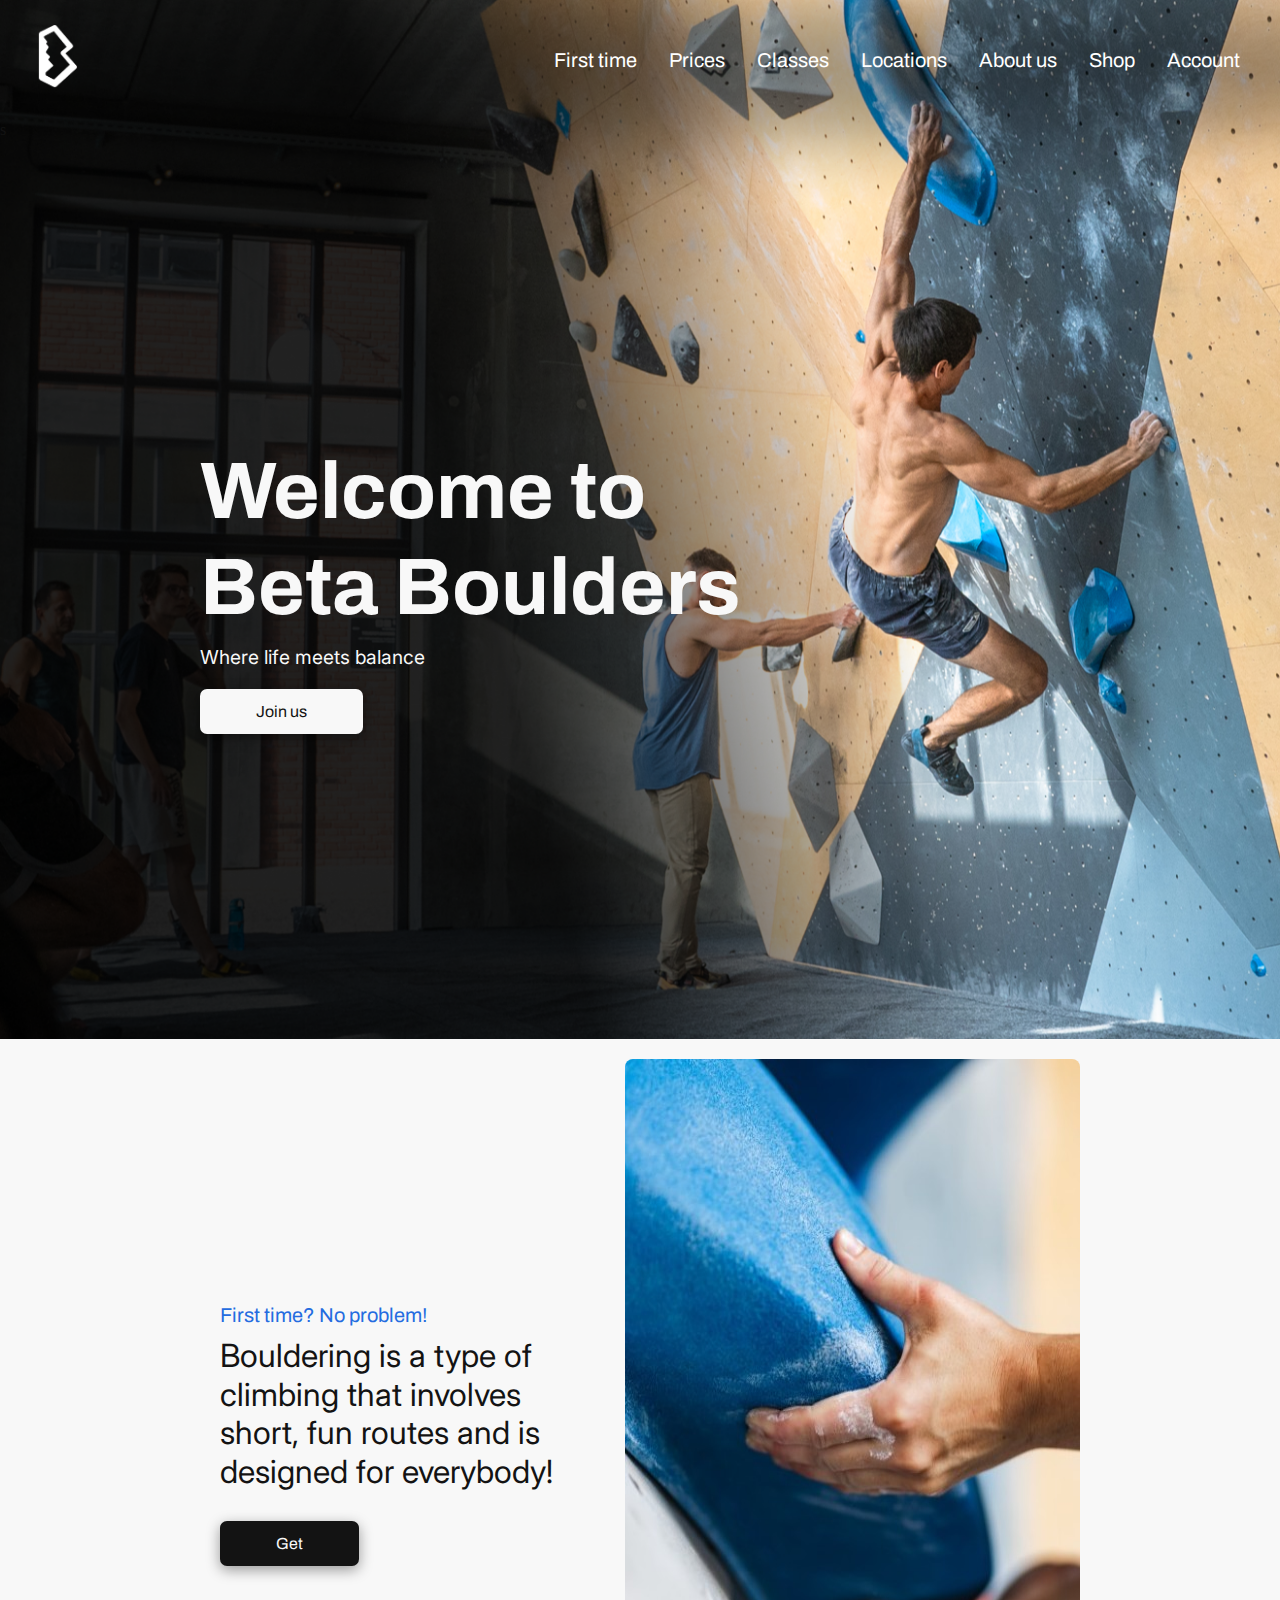
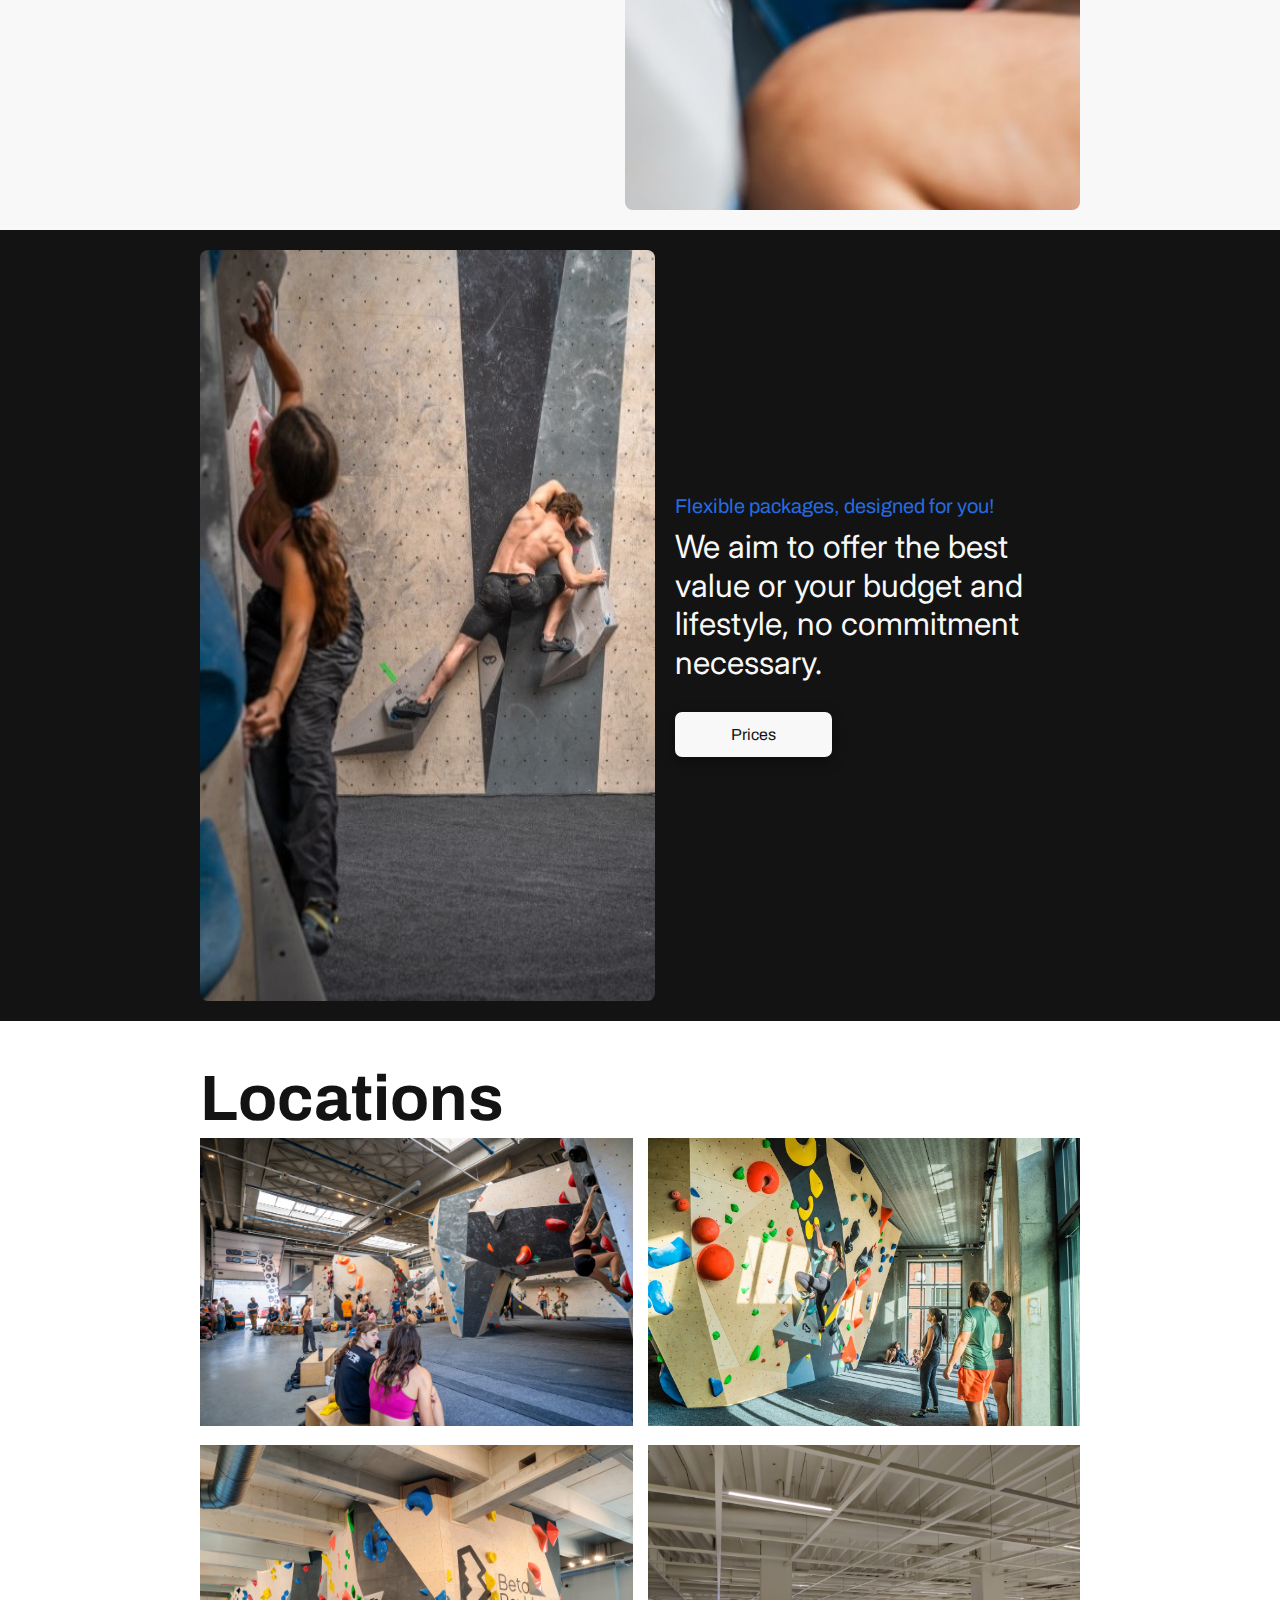
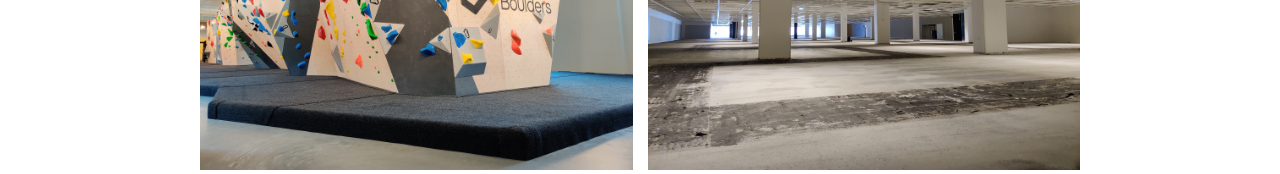
<file: index.html>
<!DOCTYPE html>
<html lang="en">
  <head>
    <meta charset="UTF-8" />
    <meta name="viewport" content="width=device-width, initial-scale=1.0" />
    <title>Beta Boulders</title>
    <link rel="stylesheet" href="styles.css" />
    <link rel="stylesheet" href="mediaqueries.css" />
  </head>
  <body>
    <header class="nav-header">
      <nav class="navbar">
        <div class="logo">
          <a href="index.html">
            <img src="logos/BETALOGOwhite-trasp 2.png" alt="navbar=logo" />
          </a>
        </div>

        <div class="hamburger" id="hamburger">
          <span></span>
          <span></span>
          <span></span>
        </div>

        <div class="menu" id="menu">
          <a href="first-time.html">First time</a>
          <a href="prices.html">Prices</a>
          <a href="Classes.html">Classes</a>
          <a href="locations.html">Locations</a>
          <a href="aboutus.html">About us</a>
          <a href="shop.html">Shop</a>
          <a href="account.html">Account</a>
        </div>
      </nav>
      s
      <div class="hero">
        <div class="hero-content">
          <h1>Welcome to <br />Beta Boulders</h1>
          <p>Where life meets balance</p>
          <div>
            <a href="prices.html" class="main-button">Join us</a>
          </div>
        </div>
      </div>
    </header>

    <section class="first-time">
      <div class="first-time-content">
        <h3>First time? No problem!</h3>
        <p>
          Bouldering is a type of climbing that involves short, fun routes and
          is designed for everybody!
        </p>
        <a href="first-time.html" class="sec-button">Get</a>
      </div>
      <div class="first-time-image" role="img" aria-label="First time image">
        <img src="img/handblue (Custom).jpg" alt="" />
      </div>
    </section>

    <section class="packages">
      <div class="packages-image" role="img" aria-label="packages-image">
        <img src="img/bbbbb (Custom).jpg" alt="" />
      </div>
      <div class="packages-content">
        <h3>Flexible packages, designed for you!</h3>
        <p>
          We aim to offer the best value or your budget and lifestyle, no
          commitment necessary.
        </p>
        <a href="prices.html" class="main-button">Prices</a>
      </div>
    </section>

    <section class="locations">
      <h2>Locations</h2>
      <div class="container-img-grid">
        <div id="imagecontainer">
          <div class="img_wrap">
            <a href="south.html">
              <img src="img/west-main.jpg" alt="Vanlose" />
              <h1 class="img_description">WEST</h1>
            </a>
          </div>
          <div class="img_wrap">
            <a href="south.html">
              <img src="img/south.jpg" alt="South" />
              <h1 class="img_description">South</h1>
            </a>
          </div>
          <div class="img_wrap">
            <a href="osterbro.html">
              <img src="img/ost.jpg" alt="Osterbro" />
              <h1 class="img_description">Osterbro</h1>
            </a>
          </div>
          <div class="img_wrap">
            <img src="img/2025.jpg" alt="Coming 2025" />
            <h1 class="img_description">Coming 2025</h1>
          </div>
        </div>
      </div>
    </section>
    <script src="script.js"></script>
  </body>
</html>
</file>
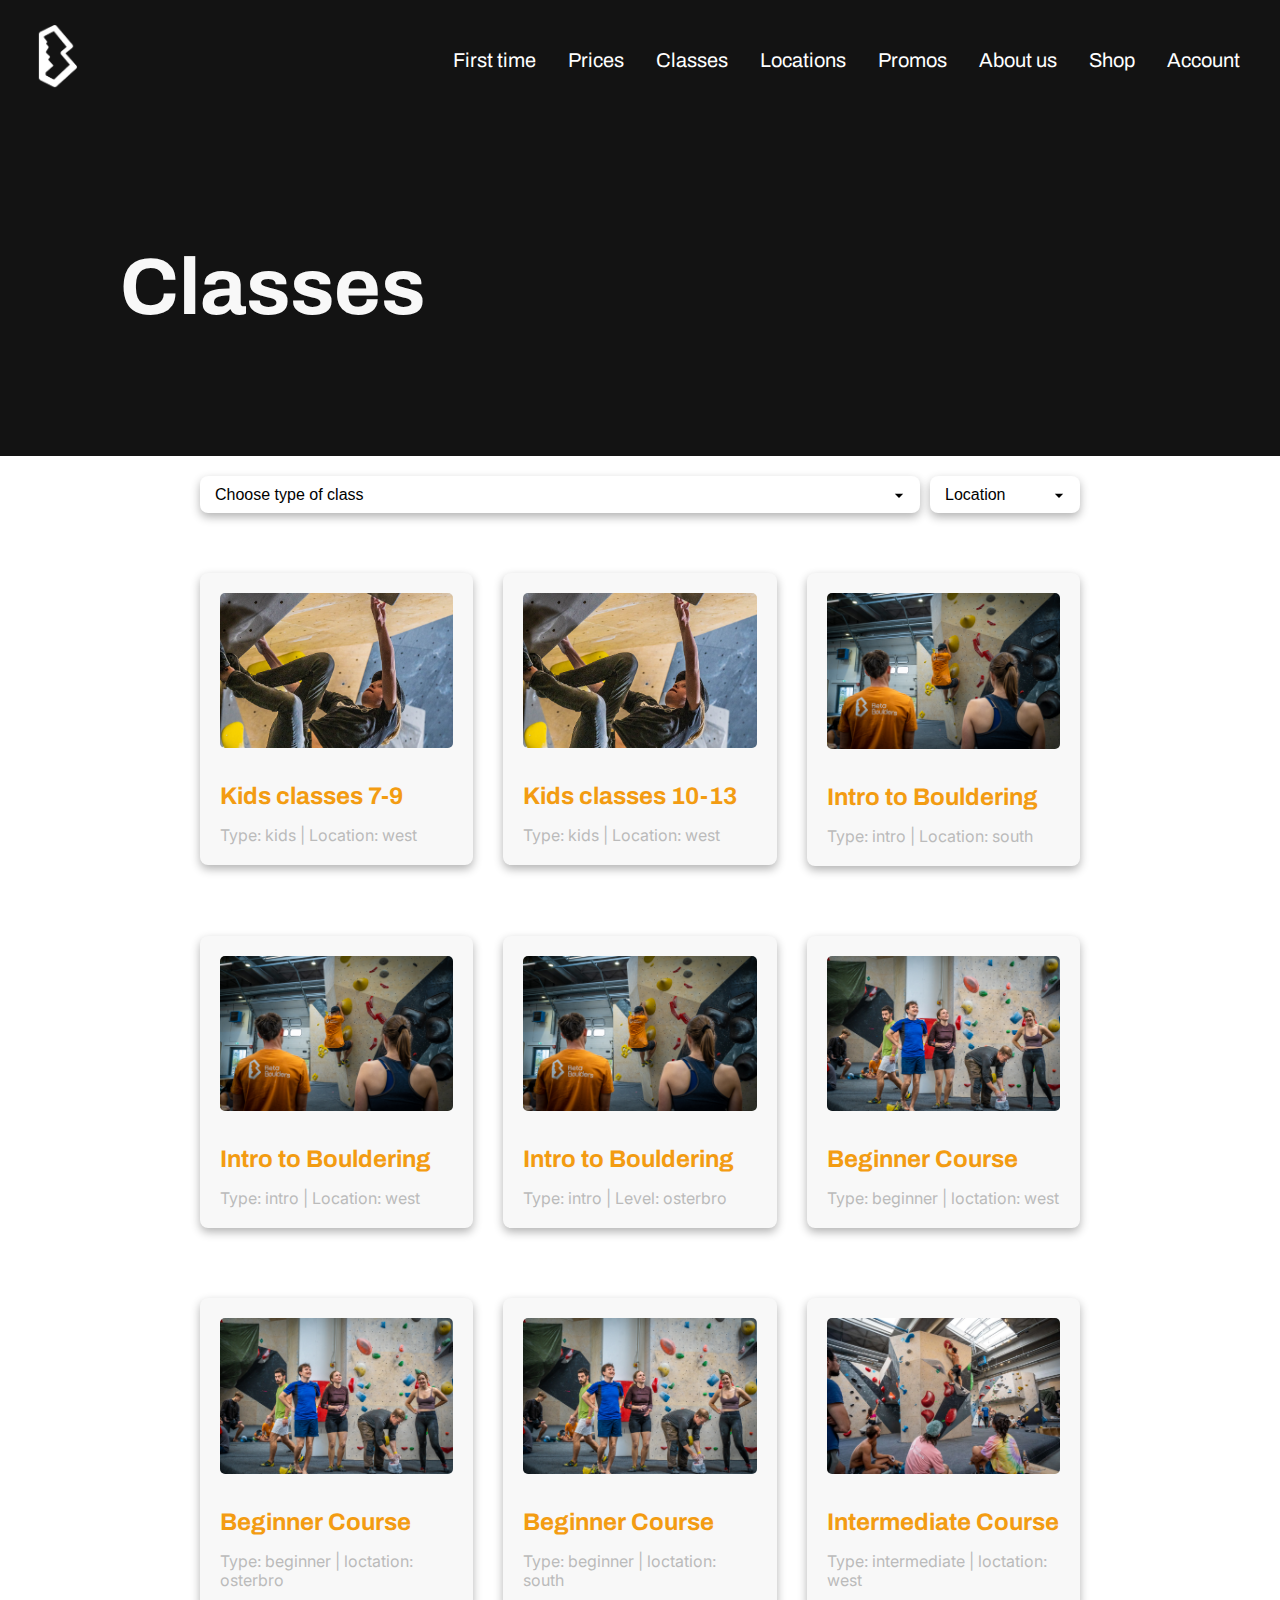
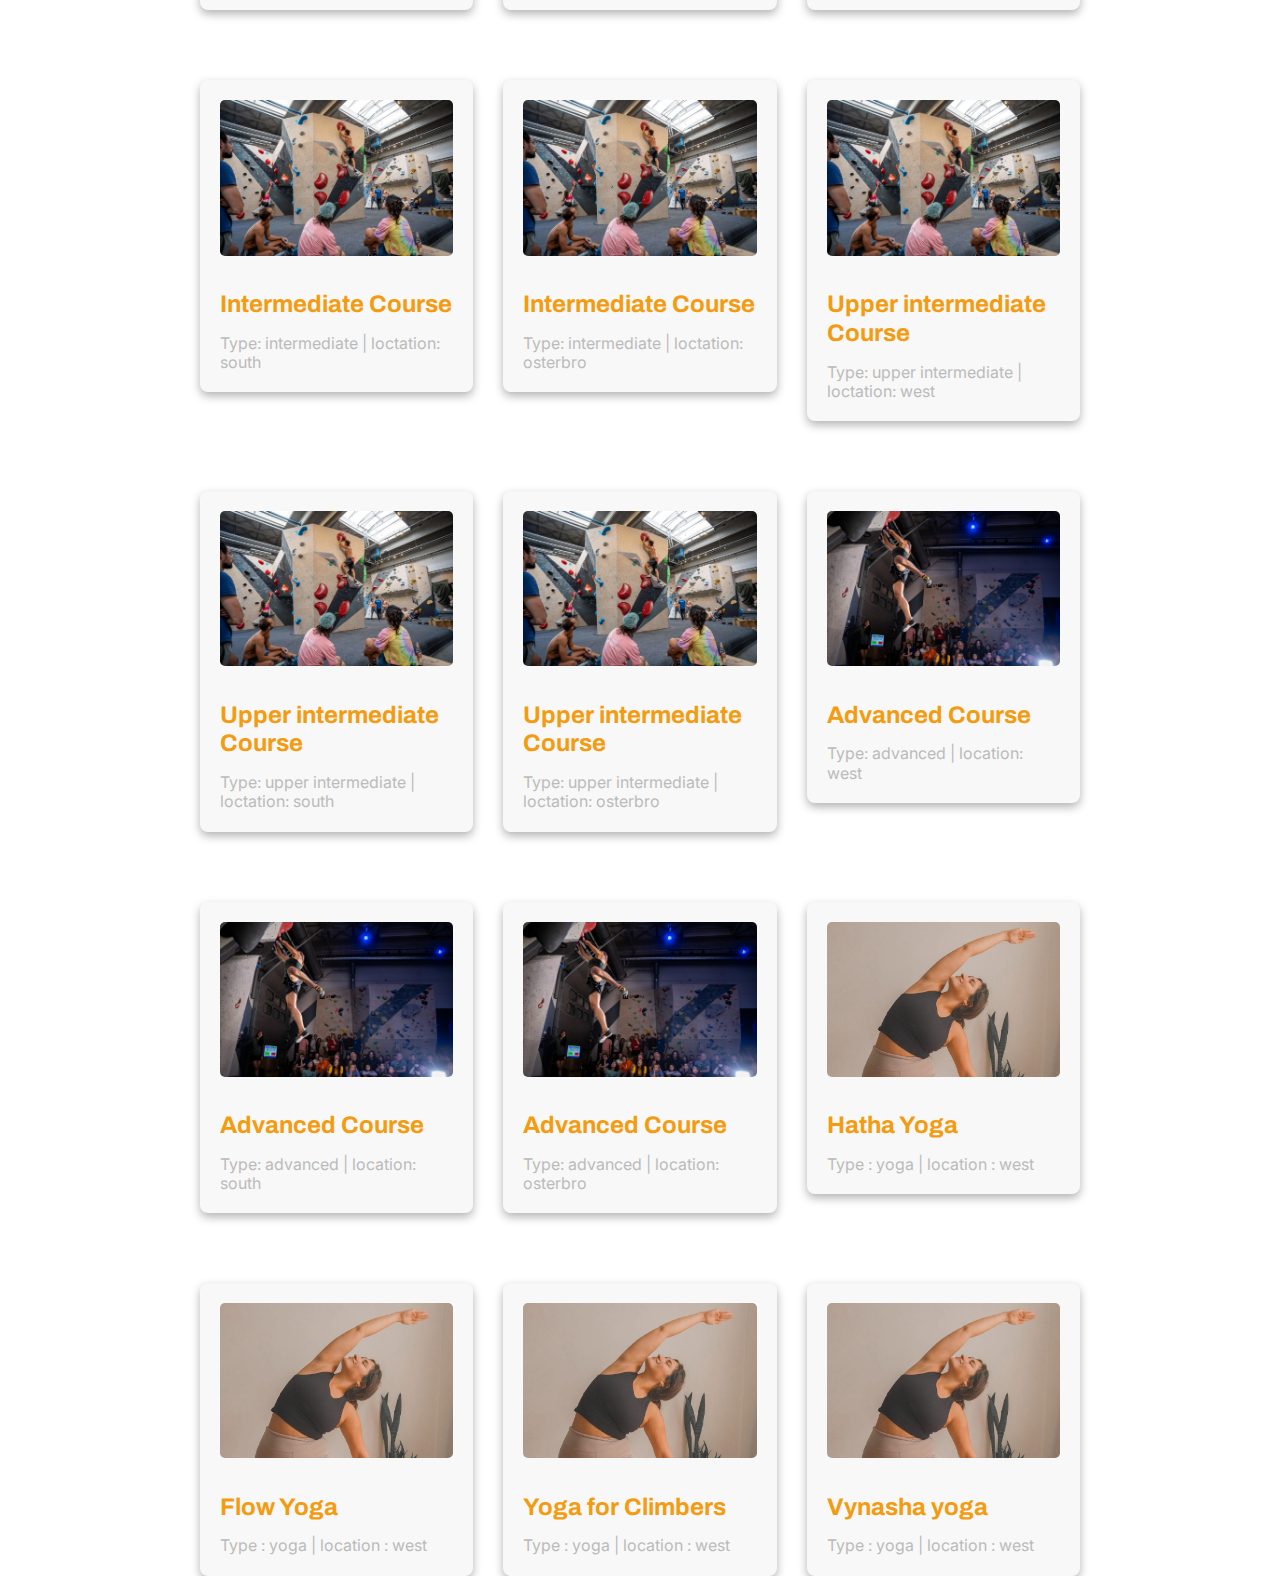
<file: Classes.html>
<!DOCTYPE html>
<html lang="en">
  <head>
    <meta charset="UTF-8" />
    <meta name="viewport" content="width=device-width, initial-scale=1.0" />
    <title>Classes</title>
    <link rel="stylesheet" href="styles.css" />
    <link rel="stylesheet" href="mediaqueries.css" />
  </head>
  <body>
    <header>
      <nav class="navbar">
        <div class="logo">
          <a href="index.html">
            <img src="logos/BETALOGOwhite-trasp 2.png" alt="navbarlogo" />
          </a>
        </div>

        <div class="hamburger" id="hamburger">
          <span></span>
          <span></span>
          <span></span>
        </div>

        <div class="menu" id="menu">
          <a href="first-time.html">First time</a>
          <a href="prices.html">Prices</a>
          <a href="Classes.html">Classes</a>
          <a href="locations.html">Locations</a>
          <a href="events-promos.html">Promos</a>
          <a href="aboutus.html">About us</a>
          <a href="shop.html">Shop</a>
          <a href="account.html">Account</a>
        </div>
      </nav>
    </header>

    <main>
      <section class="locations-header">
        <h1>Classes</h1>
      </section>
      <div class="filters">
        <select class="filter dropdown-long">
          <option value="" selected>Choose type of class</option>
          <option value="kids">kids course</option>
          <option value="yoga">yoga class</option>
          <option value="intro">intro class</option>
          <option value="beginner">beginner course</option>
          <option value="intermediate">intermediate course</option>
          <option value="upper intermediate">intermediate course</option>
          <option value="advanced">advanced course</option>
        </select>
        <select class="filter dropdown-short">
          <option value="" selected>Location</option>
          <option value="west">West</option>
          <option value="south">South</option>
          <option value="osterbro">Osterbro</option>
        </select>
      </div>

      <div class="grid-box">
        <a href="singleclasspage.html">
          <div class="card">
            <img src="img/kids.jpg" alt="Kids classes 7-9" />
            <h3>Kids classes 7-9</h3>
            <p>Type: kids | Location: west</p>
          </div>
        </a>
        <a href="singleclasspage.html">
          <div class="card">
            <img src="img/kids.jpg" alt="Kids classes 10-13" />
            <h3>Kids classes 10-13</h3>
            <p>Type: kids | Location: west</p>
          </div>
        </a>
        <a href="singleclasspage.html">
          <div class="card">
            <img src="img/intro.jpg" alt="Intro to bouldering" />
            <h3>Intro to Bouldering</h3>
            <p>Type: intro | Location: south</p>
          </div>
        </a>
        <a href="singleclasspage.html">
          <div class="card">
            <img src="img/intro.jpg" alt="Intro to bouldering" />
            <h3>Intro to Bouldering</h3>
            <p>Type: intro | Location: west</p>
          </div>
        </a>
        <a href="singleclasspage.html">
          <div class="card">
            <img src="img/intro.jpg" alt="Intro to bouldering" />
            <h3>Intro to Bouldering</h3>
            <p>Type: intro | Level: osterbro</p>
          </div>
        </a>
        <a href="singleclasspage.html">
          <div class="card">
            <img src="img/beginner.jpg" alt="Beginner course" />
            <h3>Beginner Course</h3>
            <p>Type: beginner | loctation: west</p>
          </div>
        </a>
        <a href="singleclasspage.html">
          <div class="card">
            <img src="img/beginner.jpg" alt="Beginner course" />
            <h3>Beginner Course</h3>
            <p>Type: beginner | loctation: osterbro</p>
          </div>
        </a>
        <a href="singleclasspage.html">
          <div class="card">
            <img src="img/beginner.jpg" alt="Beginner course" />
            <h3>Beginner Course</h3>
            <p>Type: beginner | loctation: south</p>
          </div>
        </a>
        <a href="singleclasspage.html">
          <div class="card">
            <img src="img/intermediate.webp" alt="Intermediate course" />
            <h3>Intermediate Course</h3>
            <p>Type: intermediate | loctation: west</p>
          </div>
        </a>
        <a href="singleclasspage.html">
          <div class="card">
            <img src="img/intermediate.webp" alt="Intermediate course" />
            <h3>Intermediate Course</h3>
            <p>Type: intermediate | loctation: south</p>
          </div>
        </a>
        <a href="singleclasspage.html">
          <div class="card">
            <img src="img/intermediate.webp" alt="Intermediate course" />
            <h3>Intermediate Course</h3>
            <p>Type: intermediate | loctation: osterbro</p>
          </div>
        </a>
        <a href="singleclasspage.html">
          <div class="card">
            <img src="img/intermediate.webp" alt="Intermediate course" />
            <h3>Upper intermediate Course</h3>
            <p>Type: upper intermediate | loctation: west</p>
          </div>
        </a>
        <a href="singleclasspage.html">
          <div class="card">
            <img src="img/intermediate.webp" alt="Intermediate course" />
            <h3>Upper intermediate Course</h3>
            <p>Type: upper intermediate | loctation: south</p>
          </div>
        </a>
        <a href="singleclasspage.html">
          <div class="card">
            <img src="img/intermediate.webp" alt="Intermediate course" />
            <h3>Upper intermediate Course</h3>
            <p>Type: upper intermediate | loctation: osterbro</p>
          </div>
        </a>
        <a href="singleclasspage.html">
          <div class="card">
            <img src="img/advanced.jpg" alt="Advanced course" />
            <h3>Advanced Course</h3>
            <p>Type: advanced | location: west</p>
          </div>
        </a>
        <a href="singleclasspage.html">
          <div class="card">
            <img src="img/advanced.jpg" alt="Advanced course" />
            <h3>Advanced Course</h3>
            <p>Type: advanced | location: south</p>
          </div>
        </a>
        <a href="singleclasspage.html">
          <div class="card">
            <img src="img/advanced.jpg" alt="Advanced course" />
            <h3>Advanced Course</h3>
            <p>Type: advanced | location: osterbro</p>
          </div>
        </a>
        <a href="singleclasspage.html">
          <div class="card">
            <img src="img/yoga.jpg" alt="Hatha Yoga" />
            <h3>Hatha Yoga</h3>
            <p>Type : yoga | location : west</p>
          </div>
        </a>
        <a href="singleclasspage.html">
          <div class="card">
            <img src="img/yoga.jpg" alt="Flow Yoga" />
            <h3>Flow Yoga</h3>
            <p>Type : yoga | location : west</p>
          </div>
        </a>
        <a href="singleclasspage.html">
          <div class="card">
            <img src="img/yoga.jpg" alt="Yoga for Climbers" />
            <h3>Yoga for Climbers</h3>
            <p>Type : yoga | location : west</p>
          </div>
        </a>
        <a href="singleclasspage.html">
          <div class="card">
            <img src="img/yoga.jpg" alt="vynasa" />
            <h3>Vynasha yoga</h3>
            <p>Type : yoga | location : west</p>
          </div>
        </a>
      </div>
    </main>

    <script src="script.js"></script>
  </body>
</html>
</file>
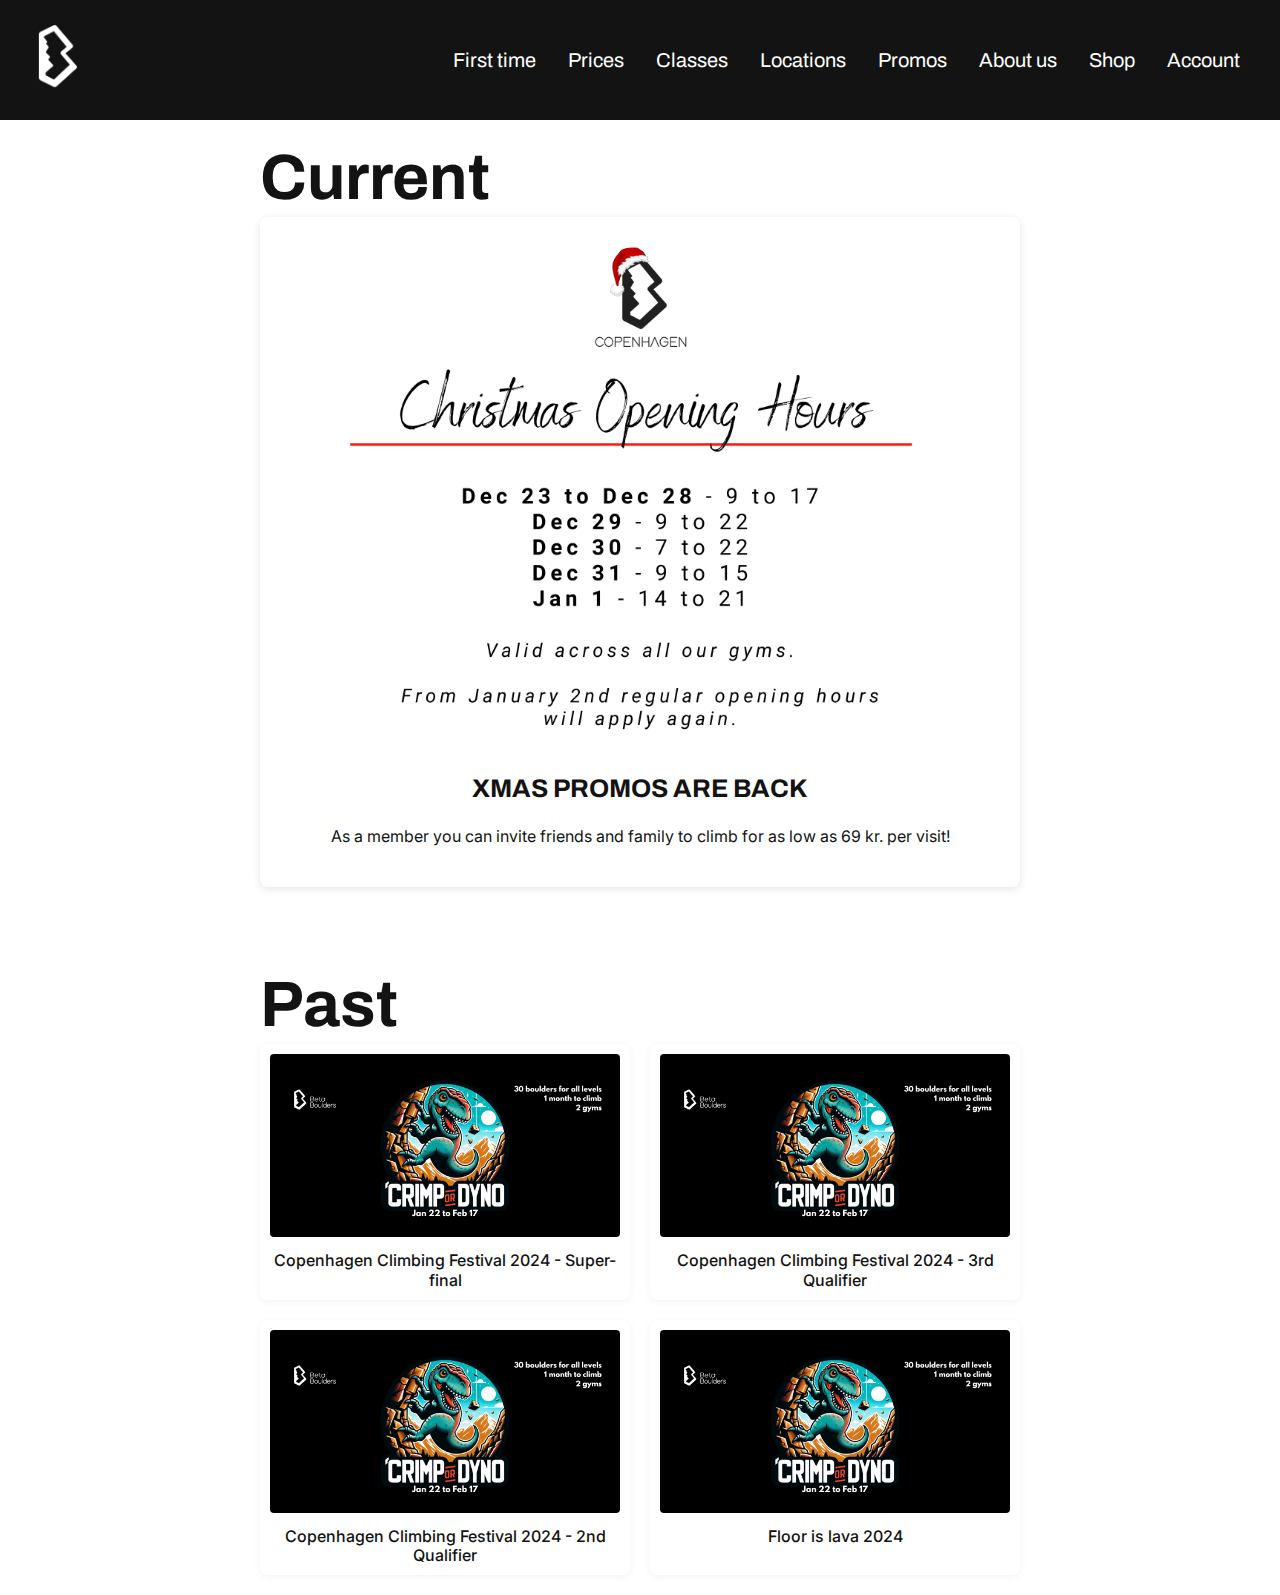
<file: events-promos.html>
<!DOCTYPE html>
<html lang="en">
  <head>
    <meta charset="UTF-8" />
    <meta name="viewport" content="width=device-width, initial-scale=1.0" />
    <title>Events and Promos</title>
    <link rel="stylesheet" href="styles.css" />
    <link rel="stylesheet" href="mediaqueries.css" />
  </head>
  <body>
    <header>
      <nav class="navbar">
        <div class="logo">
          <a href="index.html">
            <img src="logos/BETALOGOwhite-trasp 2.png" alt="navbarlogo" />
          </a>
        </div>

        <div class="hamburger" id="hamburger">
          <span></span>
          <span></span>
          <span></span>
        </div>

        <div class="menu" id="menu">
          <a href="first-time.html">First time</a>
          <a href="prices.html">Prices</a>
          <a href="Classes.html">Classes</a>
          <a href="locations.html">Locations</a>
          <a href="events-promos.html">Promos</a>
          <a href="aboutus.html">About us</a>
          <a href="shop.html">Shop</a>
          <a href="account.html">Account</a>
        </div>
      </nav>
    </header>

    <section class="container-events">
      <section class="current-section">
        <h2>Current</h2>
        <div class="current-promo">
          <img
            src="img/Christmas-opening-hours-2024-2-1024x724.png"
            alt="XMAS Promos are back"
            class="promo-image"
          />
          <div class="promo-content">
            <h3>XMAS PROMOS ARE BACK</h3>
            <p>
              As a member you can invite friends and family to climb for as low
              as 69 kr. per visit!
            </p>
          </div>
        </div>
      </section>

      <section class="past-section">
        <h2>Past</h2>
        <div class="past-grid">
          <div class="past-item">
            <img
              src="img/CPH-CRIMP-or-Dyno-1200-x-628-px.png"
              alt="Copenhagen Climbing Festival 2024 - Super-final"
            />
            <p>Copenhagen Climbing Festival 2024 - Super-final</p>
          </div>
          <div class="past-item">
            <img
              src="img/CPH-CRIMP-or-Dyno-1200-x-628-px.png"
              alt="Copenhagen Climbing Festival 2024 - 3rd Qualifier"
            />
            <p>Copenhagen Climbing Festival 2024 - 3rd Qualifier</p>
          </div>
          <div class="past-item">
            <img
              src="img/CPH-CRIMP-or-Dyno-1200-x-628-px.png"
              alt="Copenhagen Climbing Festival 2024 - 2nd Qualifier"
            />
            <p>Copenhagen Climbing Festival 2024 - 2nd Qualifier</p>
          </div>
          <div class="past-item">
            <img
              src="img/CPH-CRIMP-or-Dyno-1200-x-628-px.png"
              alt="Floor is Lava 2024"
            />
            <p>Floor is lava 2024</p>
          </div>
        </div>
      </section>
    </section>
  </body>
</html>
</file>
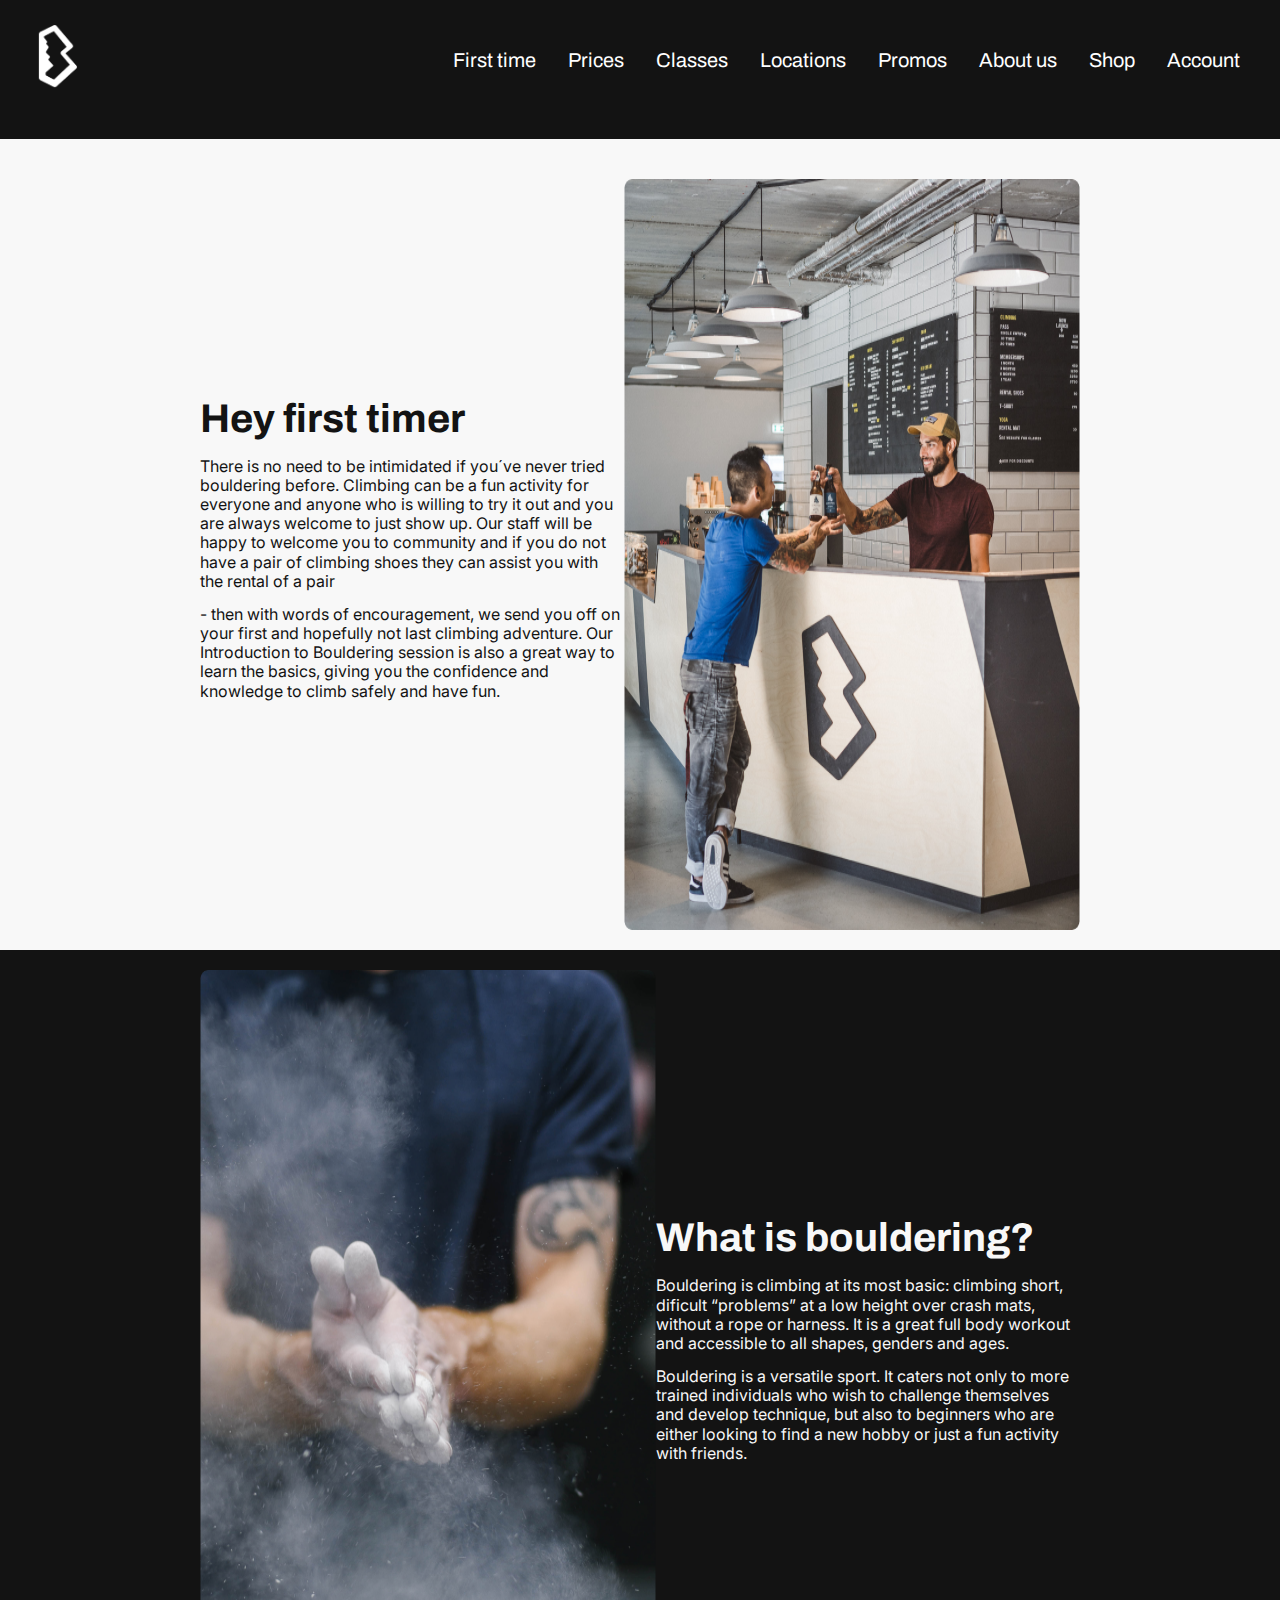
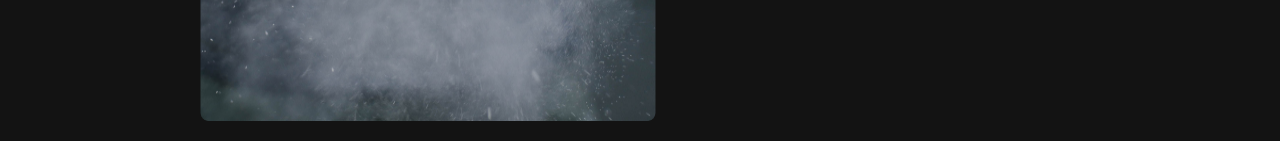
<file: first-time.html>
<!DOCTYPE html>
<html lang="en">
  <head>
    <meta charset="UTF-8" />
    <meta name="viewport" content="width=device-width, initial-scale=1.0" />
    <title>Beta Boulders</title>
    <link rel="stylesheet" href="styles.css" />
    <link rel="stylesheet" href="mediaqueries.css" />
  </head>
  <body>
    <header>
      <nav class="navbar">
        <div class="logo">
          <a href="index.html">
            <img src="logos/BETALOGOwhite-trasp 2.png" alt="navbar=logo" />
          </a>
        </div>

        <div class="hamburger" id="hamburger">
          <span></span>
          <span></span>
          <span></span>
        </div>

        <div class="menu" id="menu">
          <a href="first-time.html">First time</a>
          <a href="prices.html">Prices</a>
          <a href="Classes.html">Classes</a>
          <a href="locations.html">Locations</a>
          <a href="events-promos.html">Promos</a>
          <a href="aboutus.html">About us</a>
          <a href="shop.html">Shop</a>
          <a href="account.html">Account</a>
        </div>
      </nav>
      s
    </header>

    <section class="hey-first-timer">
      <div class="hey-first-timer-content">
        <h4>Hey first timer</h4>
        <p>
          There is no need to be intimidated if you´ve never tried bouldering
          before. Climbing can be a fun activity for everyone and anyone who is
          willing to try it out and you are always welcome to just show up. Our
          staff will be happy to welcome you to community and if you do not have
          a pair of climbing shoes they can assist you with the rental of a pair
        </p>
        <p>
          - then with words of encouragement, we send you off on your first and
          hopefully not last climbing adventure. Our Introduction to Bouldering
          session is also a great way to learn the basics, giving you the
          confidence and knowledge to climb safely and have fun.
        </p>
      </div>
      <div
        class="hey-first-timer-image"
        role="img"
        aria-label="First time image"
      >
        <img src="img/heyfirstimer.png" alt="" />
      </div>
    </section>

    <section class="what-is-bouldering">
      <div
        class="what-is-bouldering-image"
        role="img"
        aria-label="packages-image"
      >
        <img src="img/whatisclimbing.png" alt="" />
      </div>
      <div class="what-is-bouldering-content">
        <h4>What is bouldering?</h4>

        <p>
          Bouldering is climbing at its most basic: climbing short, dificult
          “problems” at a low height over crash mats, without a rope or harness.
          It is a great full body workout and accessible to all shapes, genders
          and ages.
        </p>
        <p>
          Bouldering is a versatile sport. It caters not only to more trained
          individuals who wish to challenge themselves and develop technique,
          but also to beginners who are either looking to find a new hobby or
          just a fun activity with friends.
        </p>
      </div>
    </section>

    <script src="script.js"></script>
  </body>
</html>
</file>
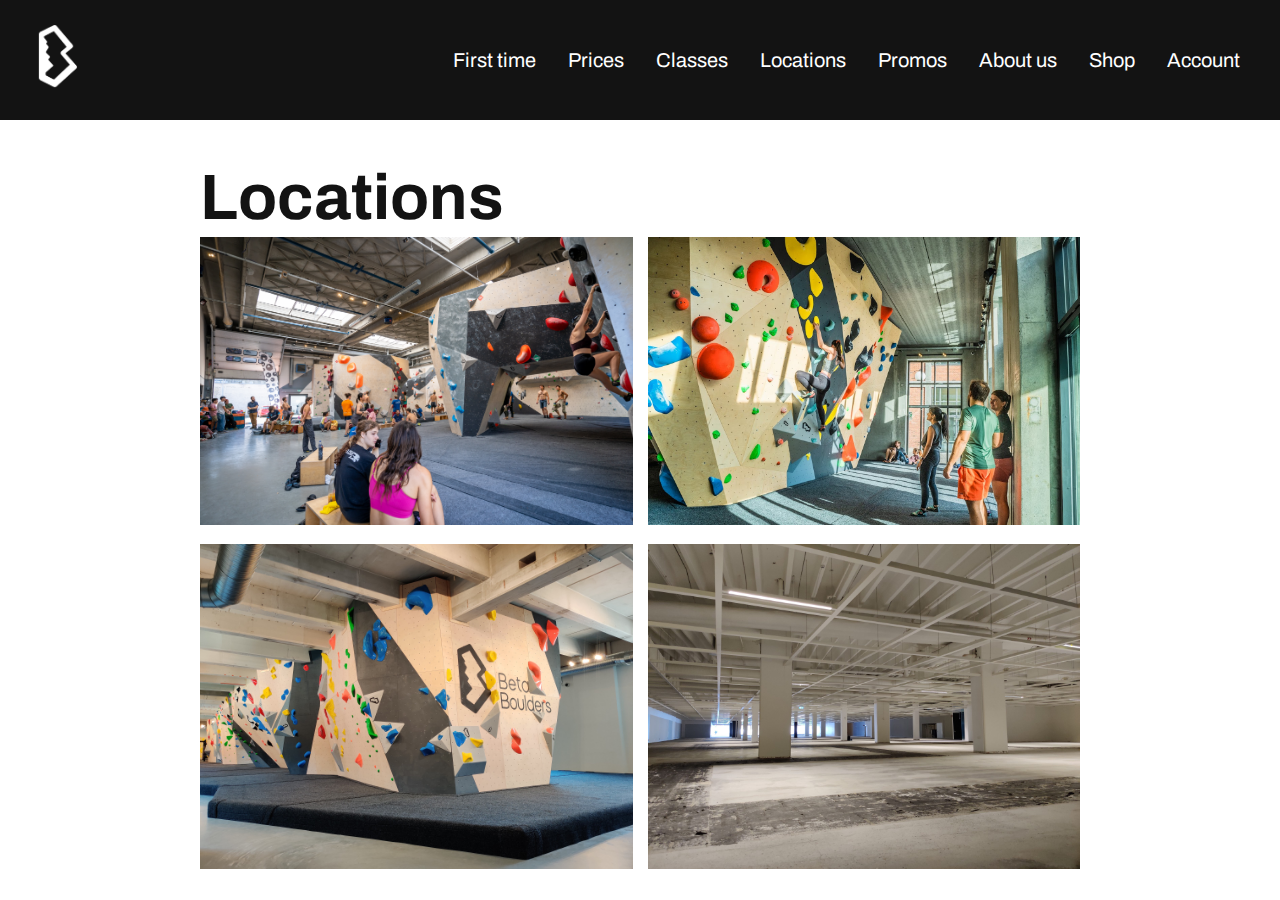
<file: locations.html>
<!DOCTYPE html>
<html lang="en">
  <head>
    <meta charset="UTF-8" />
    <meta name="viewport" content="width=device-width, initial-scale=1.0" />
    <title>Locations</title>
    <link rel="stylesheet" href="styles.css" />
    <link rel="stylesheet" href="mediaqueries.css" />
  </head>
  <body>
    <header>
      <nav class="navbar">
        <div class="logo">
          <a href="index.html">
            <img src="logos/BETALOGOwhite-trasp 2.png" alt="navbarlogo" />
          </a>
        </div>

        <!-- Hamburger Icon -->
        <div class="hamburger" id="hamburger">
          <span></span>
          <span></span>
          <span></span>
        </div>

        <!-- Menu -->
        <div class="menu" id="menu">
          <a href="first-time.html">First time</a>
          <a href="prices.html">Prices</a>
          <a href="Classes.html">Classes</a>
          <a href="locations.html">Locations</a>
          <a href="events-promos.html">Promos</a>
          <a href="aboutus.html">About us</a>
          <a href="shop.html">Shop</a>
          <a href="account.html">Account</a>
        </div>
      </nav>
    </header>

    <main>
      <section class="locations">
        <h2>Locations</h2>
        <div class="container-img-grid">
          <div id="imagecontainer">
            <div class="img_wrap">
              <a href="single-location-pages/west.html">
                <img src="img/west-main.jpg" alt="Vanlose" />
                <h1 class="img_description">WEST</h1>
              </a>
            </div>
            <div class="img_wrap">
              <a href="single-location-pages/south.html">
                <img src="img/south.jpg" alt="South" />
                <h1 class="img_description">South</h1>
              </a>
            </div>
            <div class="img_wrap">
              <a href="single-location-pages/osterbro.html">
                <img src="img/ost.jpg" alt="Osterbro" />
                <h1 class="img_description">Osterbro</h1>
              </a>
            </div>
            <div class="img_wrap">
              <img src="img/2025.jpg" alt="Coming 2025" />
              <h1 class="img_description">Coming 2025</h1>
            </div>
          </div>
        </div>
      </section>
    </main>
    <script src="script.js"></script>
  </body>
</html>
</file>
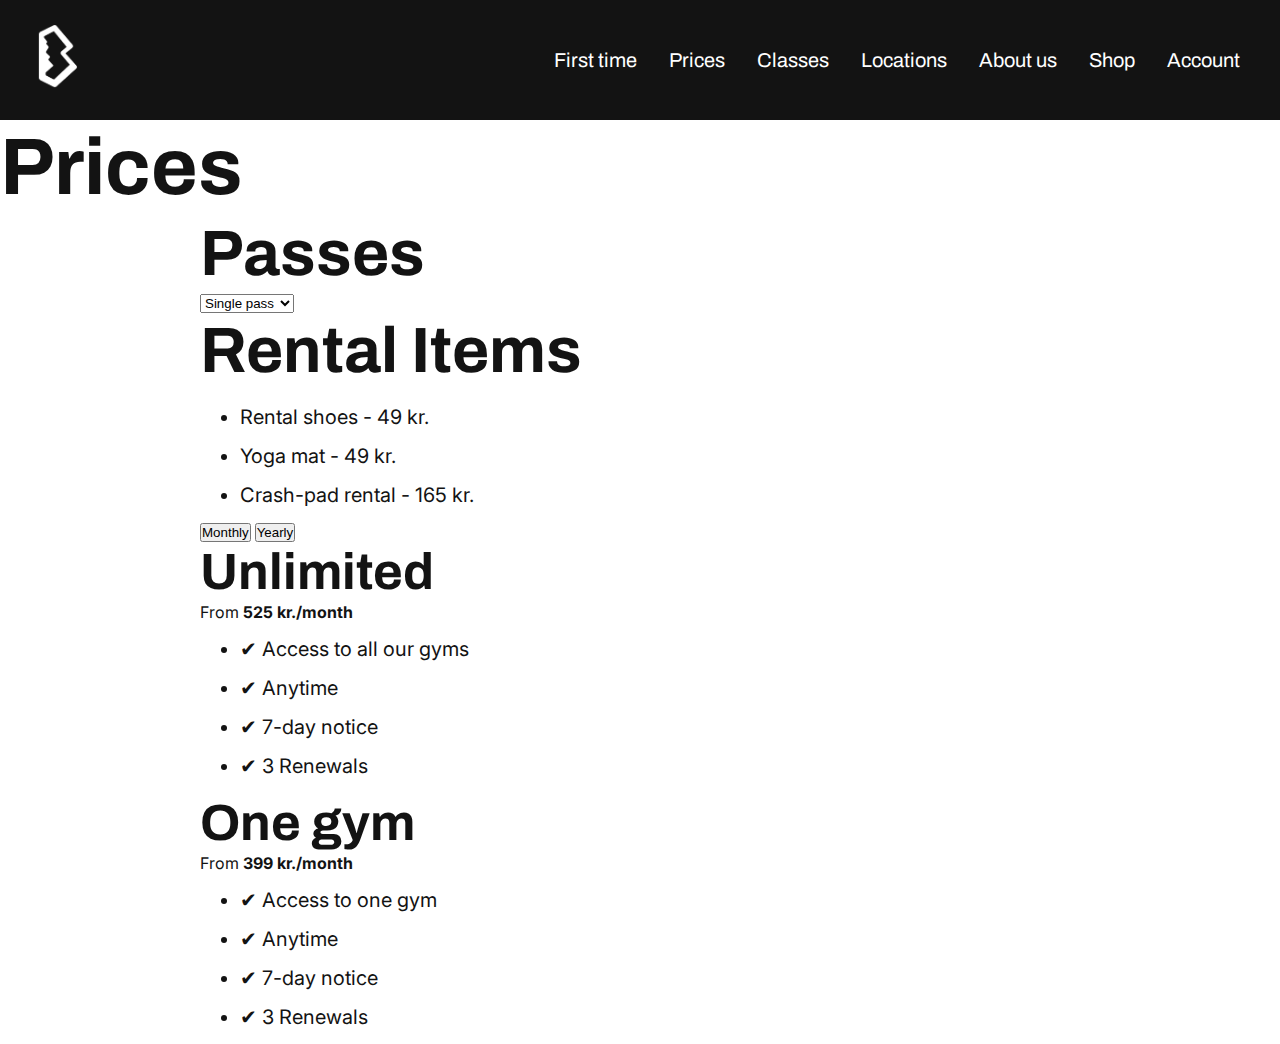
<file: prices.html>
<!DOCTYPE html>
<html lang="en">
  <head>
    <meta charset="UTF-8" />
    <meta name="viewport" content="width=device-width, initial-scale=1.0" />
    <title>Prices</title>
    <link rel="stylesheet" href="styles.css" />
    <link rel="stylesheet" href="mediaqueries.css" />
  </head>
  <body>
    <header>
      <nav class="navbar">
        <div class="logo">
          <a href="index.html">
            <img src="logos/BETALOGOwhite-trasp 2.png" alt="navbarlogo" />
          </a>
        </div>

        <!-- Hamburger Icon -->
        <div class="hamburger" id="hamburger">
          <span></span>
          <span></span>
          <span></span>
        </div>

        <!-- Menu -->
        <div class="menu" id="menu">
          <a href="first-time.html">First time</a>
          <a href="prices.html">Prices</a>
          <a href="Classes.html">Classes</a>
          <a href="locations.html">Locations</a>
          <a href="aboutus.html">About us</a>
          <a href="shop.html">Shop</a>
          <a href="account.html">Account</a>
        </div>
      </nav>
    </header>

    <main class="content">
      <h1>Prices</h1>
      <section class="pricing-section">
        <div class="dropdown-container">
          <h2>Passes</h2>
          <select>
            <option value="single">Single pass</option>
            <option value="10-day">10 day pass</option>
            <option value="20-day">20 day pass</option>
          </select>
        </div>
        <div class="dropdown-container">
          <h2>Rental Items</h2>
          <ul>
            <li>Rental shoes - 49 kr.</li>
            <li>Yoga mat - 49 kr.</li>
            <li>Crash-pad rental - 165 kr.</li>
          </ul>
        </div>
      </section>
      <section class="membership-section">
        <div class="toggle-buttons">
          <button id="monthlyBtn" class="active">Monthly</button>
          <button id="yearlyBtn">Yearly</button>
        </div>
        <div class="membership-options">
          <div class="membership-card">
            <h3>Unlimited</h3>
            <p>From <strong>525 kr./month</strong></p>
            <ul>
              <li>✔ Access to all our gyms</li>
              <li>✔ Anytime</li>
              <li>✔ 7-day notice</li>
              <li>✔ 3 Renewals</li>
            </ul>
          </div>
          <div class="membership-card">
            <h3>One gym</h3>
            <p>From <strong>399 kr./month</strong></p>
            <ul>
              <li>✔ Access to one gym</li>
              <li>✔ Anytime</li>
              <li>✔ 7-day notice</li>
              <li>✔ 3 Renewals</li>
            </ul>
          </div>
        </div>
      </section>
    </main>
    <script src="script.js"></script>
  </body>
</html>
</file>
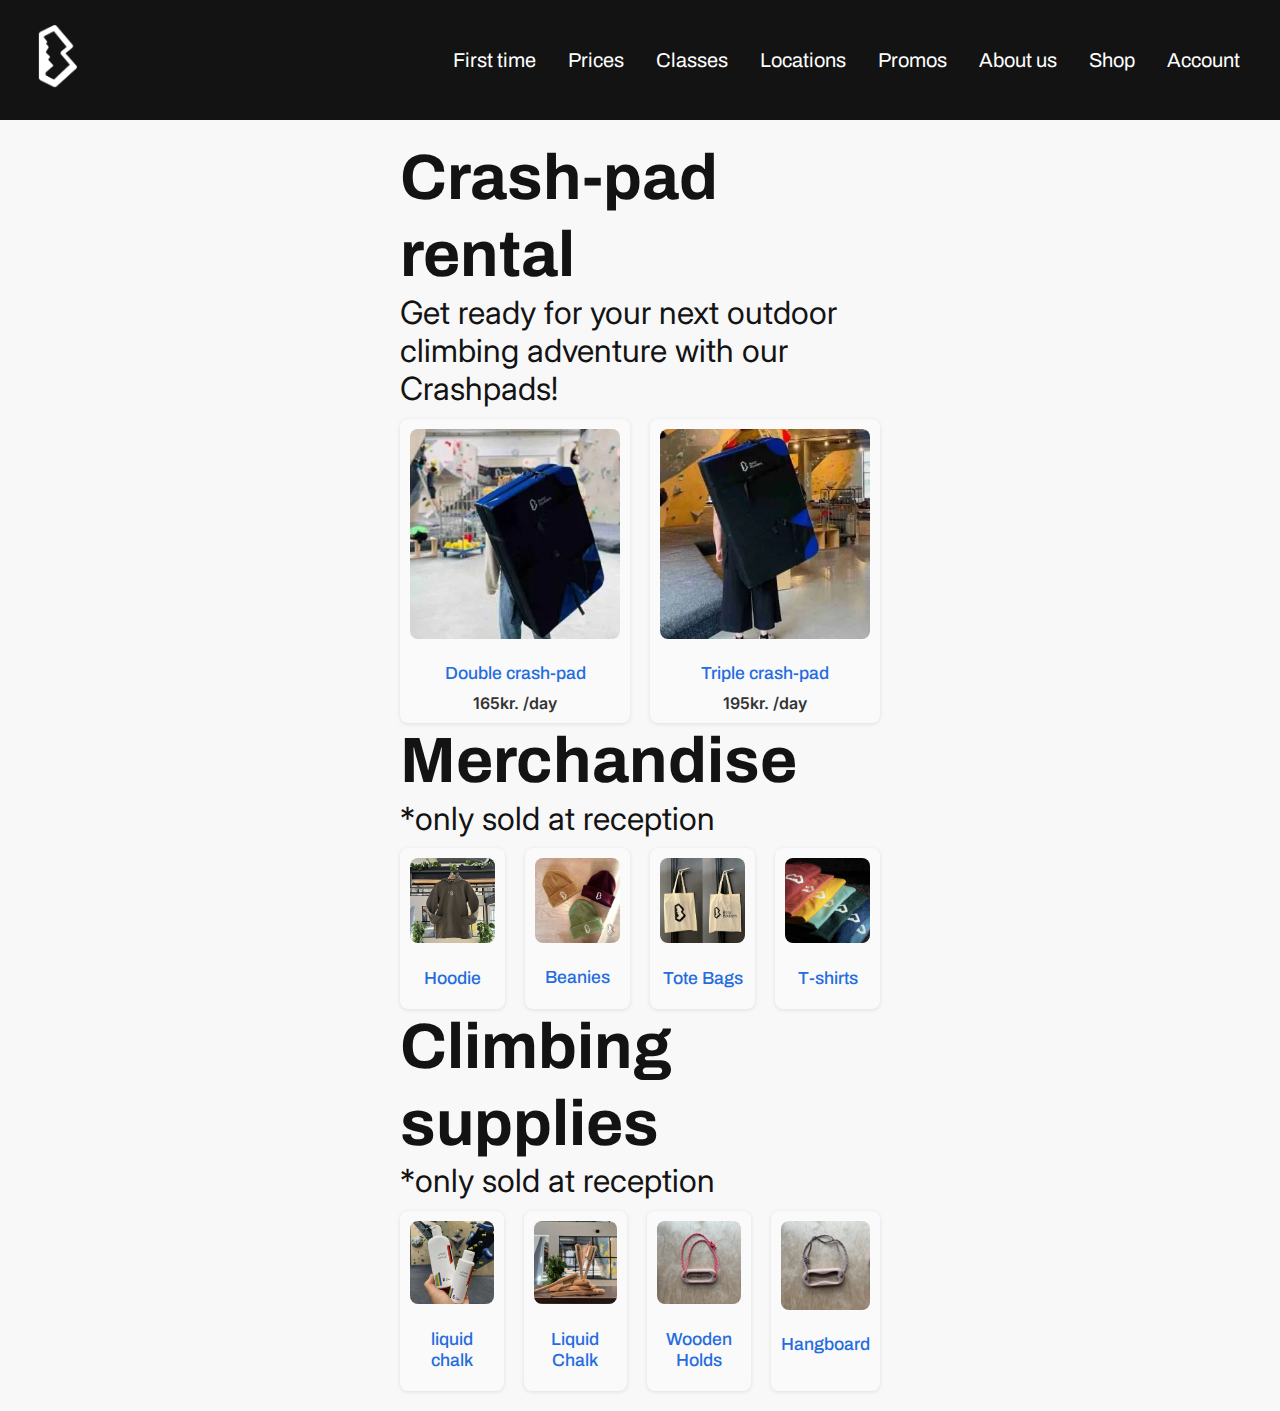
<file: shop.html>
<!DOCTYPE html>
<html lang="en">
  <head>
    <meta charset="UTF-8" />
    <meta name="viewport" content="width=device-width, initial-scale=1.0" />
    <title>Beta Boulders</title>
    <link rel="stylesheet" href="styles.css" />
    <link rel="stylesheet" href="mediaqueries.css" />
  </head>
  <body>
    <header>
      <nav class="navbar">
        <div class="logo">
          <a href="index.html">
            <img src="logos/BETALOGOwhite-trasp 2.png" alt="navbarlogo" />
          </a>
        </div>

        <div class="hamburger" id="hamburger">
          <span></span>
          <span></span>
          <span></span>
        </div>

        <div class="menu" id="menu">
          <a href="first-time.html">First time</a>
          <a href="prices.html">Prices</a>
          <a href="Classes.html">Classes</a>
          <a href="locations.html">Locations</a>
          <a href="events-promos.html">Promos</a>
          <a href="aboutus.html">About us</a>
          <a href="shop.html">Shop</a>
          <a href="account.html">Account</a>
        </div>
      </nav>
    </header>

    <section class="first-time">
      <div class="container">
        <section class="section rental-section">
          <h2>Crash-pad rental</h2>
          <p class="section-subtitle">
            Get ready for your next outdoor climbing adventure with our
            Crashpads!
          </p>
          <div class="product-grid two-col">
            <div class="product-item">
              <img
                src="img/Image-from-iOS-27-scaled-e1681833463488-300x300.webp"
                alt="Double crash-pad"
              />
              <h3>Double crash-pad</h3>
              <p class="price">165kr. /day</p>
            </div>
            <div class="product-item">
              <img
                src="img/Image-from-iOS-46-scaled-e1680521533482-300x300.webp"
                alt="Triple crash-pad"
              />
              <h3>Triple crash-pad</h3>
              <p class="price">195kr. /day</p>
            </div>
          </div>
        </section>

        <section class="section merchandise-section">
          <h2>Merchandise</h2>
          <p class="section-subtitle">*only sold at reception</p>
          <div class="product-grid four-col">
            <div class="product-item">
              <img src="img/IMG_1671-2-scaled.webp" alt="Hoodie" />
              <h3>Hoodie</h3>
            </div>
            <div class="product-item">
              <img src="img/6-IMG_1687.webp" alt="Beanies" />
              <h3>Beanies</h3>
            </div>
            <div class="product-item">
              <img src="img/5-Snapseed.webp" alt="Tote Bags" />
              <h3>Tote Bags</h3>
            </div>
            <div class="product-item">
              <img src="img/4-DSC02757.webp" alt="T-shirts" />
              <h3>T-shirts</h3>
            </div>
          </div>
        </section>

        <section class="section supplies-section">
          <h2>Climbing supplies</h2>
          <p class="section-subtitle">*only sold at reception</p>
          <div class="product-grid four-col">
            <div class="product-item">
              <img
                src="/img/25_11_2021-14_28_40-2-scaled.webp"
                alt="Chalk Ball"
              />
              <h3>liquid chalk</h3>
            </div>
            <div class="product-item">
              <img src="img/9-IMG_1683.webp" alt="Liquid Chalk" />
              <h3>Liquid Chalk</h3>
            </div>
            <div class="product-item">
              <img
                src="img/IMG_1668-scaled-e1730887302843.jpeg"
                alt="Wooden Holds"
              />
              <h3>Wooden Holds</h3>
            </div>
            <div class="product-item">
              <img
                src="img/IMG_1670-scaled-e1730887364623.jpeg"
                alt="Hangboard"
              />
              <h3>Hangboard</h3>
            </div>
          </div>
        </section>
      </div>
    </section>
    <script src="script.js"></script>
  </body>
</html>
</file>
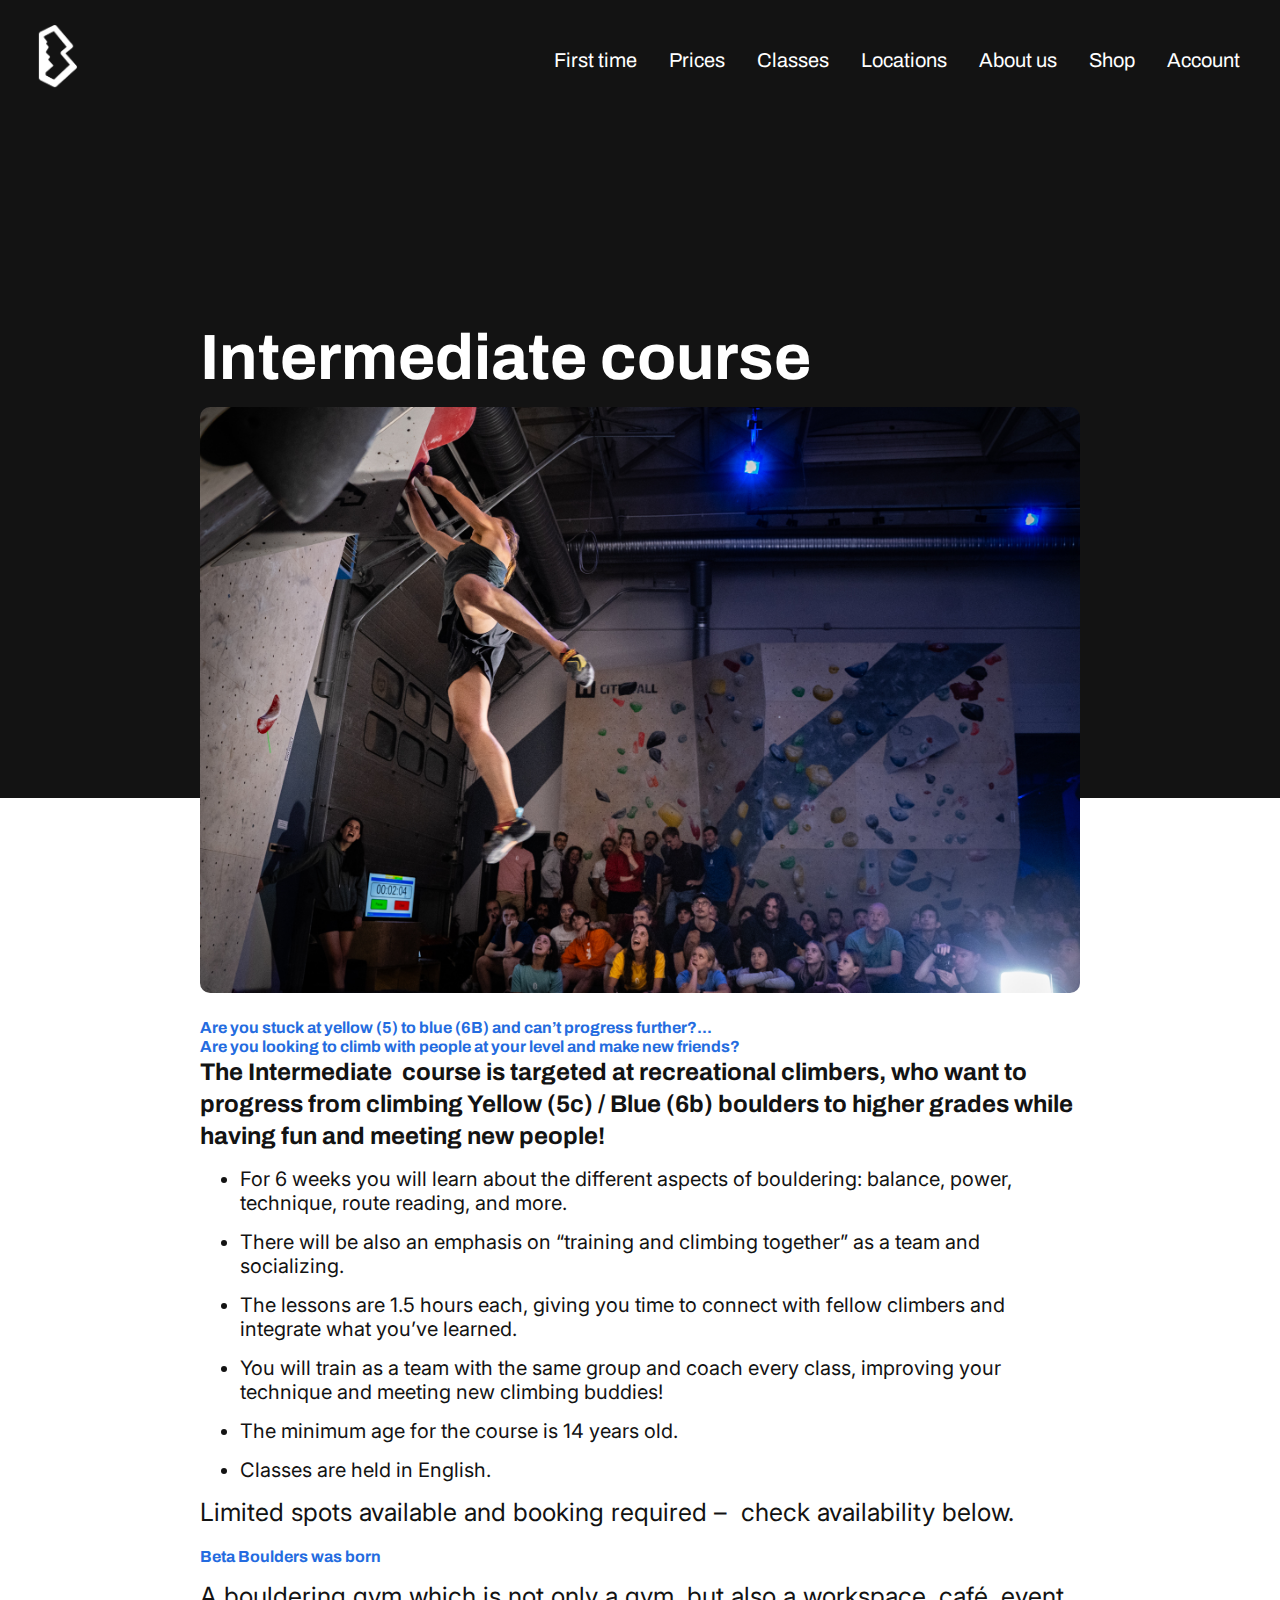
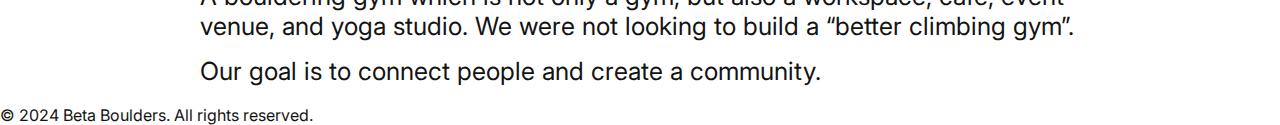
<file: singleclasspage.html>
<!DOCTYPE html>
<html lang="en">
  <head>
    <meta charset="UTF-8" />
    <meta name="viewport" content="width=device-width, initial-scale=1.0" />
    <title>Beta Boulders</title>
    <link rel="stylesheet" href="styles.css" />
    <link rel="stylesheet" href="mediaqueries.css" />
  </head>
  <body>
    <header>
      <nav class="navbar">
        <div class="logo">
          <a href="index.html">
            <img src="logos/BETALOGOwhite-trasp 2.png" alt="navbarlogo" />
          </a>
        </div>

        <!-- Hamburger Icon -->
        <div class="hamburger" id="hamburger">
          <span></span>
          <span></span>
          <span></span>
        </div>

        <!-- Menu -->
        <div class="menu" id="menu">
          <a href="first-time.html">First time</a>
          <a href="prices.html">Prices</a>
          <a href="Classes.html">Classes</a>
          <a href="locations.html">Locations</a>
          <a href="aboutus.html">About us</a>
          <a href="shop.html">Shop</a>
          <a href="account.html">Account</a>
        </div>
      </nav>
    </header>
    <main>
      <section class="hero-about">
        <h1>Intermediate course</h1>
        <div><img src="img/advanced.jpg" alt="" /></div>
      </section>

      <section class="idea">
        <h6>
          Are you stuck at yellow (5) to blue (6B) and can’t progress
          further?...
        </h6>
        <h5>
          Are you looking to climb with people at your level and make new
          friends?
        </h5>
        <h4>
          The Intermediate  course is targeted at recreational climbers, who
          want to progress from climbing Yellow (5c) / Blue (6b) boulders to
          higher grades while having fun and meeting new people!
        </h4>
        <ul>
          <li>
            For 6 weeks you will learn about the different aspects of
            bouldering: balance, power, technique, route reading, and more.
          </li>
          <li>
            There will be also an emphasis on “training and climbing together”
            as a team and socializing.
          </li>
          <li>
            The lessons are 1.5 hours each, giving you time to connect with
            fellow climbers and integrate what you’ve learned.
          </li>
          <li>
            You will train as a team with the same group and coach every class,
            improving your technique and meeting new climbing buddies!
          </li>
          <li>The minimum age for the course is 14 years old.</li>
          <li>Classes are held in English.</li>
      <p>Limited spots available
        and booking required –  check availability below.</p> 
      </section>
      <section class="birth">
        <h6>Beta Boulders was born</h6>
        <p>
          A bouldering gym which is not only a gym, but also a workspace, café,
          event venue, and yoga studio. We were not looking to build a “better
          climbing gym”.
        </p>
        <p>Our goal is to connect people and create a community.</p>
      </section>
   
      
    </main>
    <footer>
      <p>&copy; 2024 Beta Boulders. All rights reserved.</p>
    </footer>
    <script src="script.js"></script>
  </body>
</html>
</file>
<file: styles.css>
@import url("https://fonts.googleapis.com/css2?family=Archivo:ital,wght@0,100..900;1,100..900&family=Inter:ital,opsz,wght@0,14..32,100..900;1,14..32,100..900&family=Space+Grotesk:wght@300..700&display=swap");

:root {
  --black: #131313;
  --white: #f8f8f8;
  --orange: #e09824;
  --blue: #246ce0;
}
a {
  text-decoration: none;
}
.main-button {
  text-decoration: none;
  font-family: "Archivo", serif;
  font-weight: 600;
  display: inline-block;
  outline: 0;
  cursor: pointer;
  border: none;
  margin-top: 20px;
  padding: 0 56px;
  height: 45px;
  line-height: 45px;
  border-radius: 7px;
  background-color: #f8f8f8;
  color: var(--black);
  font-weight: 400;
  font-size: 16px;
  box-shadow: 0 4px 14px 0 rgba(0, 0, 0, 0.39);
  transition: background 0.2s ease, color 0.2s ease, box-shadow 0.2s ease;
}

.sec-button {
  text-decoration: none;
  font-family: "Archivo", serif;
  font-weight: 600;
  display: inline-block;
  outline: 0;
  cursor: pointer;
  border: none;
  margin-top: 20px;
  padding: 0 56px;
  height: 45px;
  line-height: 45px;
  border-radius: 7px;
  background-color: var(--black);
  color: var(--white);
  font-weight: 400;
  font-size: 16px;
  box-shadow: 0 4px 14px 0 rgba(0, 0, 0, 0.39);
  transition: background 0.2s ease, color 0.2s ease, box-shadow 0.2s ease;
}

h1 {
  font-family: "Archivo", serif;
  font-size: 5rem;
}
h2 {
  font-family: "Archivo", serif;
  font-size: 4rem;
}
h3 {
  font-family: "Archivo", serif;
  font-size: 3.188rem;
}
h4 {
  font-family: "Archivo", serif;
  font-size: 2.5rem;
}
h5 {
  font-family: "Archivo", serif;
  font-size: 2rem;
}
h6 {
  font-family: "Archivo", serif;
  font-size: 1.25;
}
p {
  font-family: "Inter", serif;
  font-size: 1rem;
}

/* Global Styles */
* {
  margin: 0;
  padding: 0;
  box-sizing: border-box;
}

body {
  line-height: 1.2;
  color: var(--black);
}

/* typogarphy */

h1,
h2,
h3,
h4,
h5,
h6 {
  font-family: "Archivo", sans-serif;
}

p {
  font-family: "Inter", sans-serif;
}

h1 {
  font-size: 5rem;
  font-weight: bold;
}

.btn {
  display: inline-block;
  padding: 10px 20px;
  border: none;
  text-decoration: none;
  font-size: 16px;
  text-align: center;
  border-radius: 5px;
  transition: 0.3s ease;
}

.primary-btn {
  background-color: var(--black);
  color: var(--white);
}

.secondary-btn {
  border: 1px solid black;
  color: black;
}

.btn:hover {
  opacity: 0.8;
}

/* nav bar */
header {
  background: var(--black);
}
.nav-header {
  background: url("img/final-home.png") no-repeat center center/cover;
}

.navbar {
  display: flex;
  justify-content: space-between;
  align-items: center;
  padding: 1rem 1.5rem;
  position: relative;
  z-index: 1000;
}
/* Hamburger Icon */
.hamburger {
  display: flex;
  flex-direction: column;
  justify-content: space-between;
  width: 25px;
  height: 20px;
  cursor: pointer;
}

.hamburger span {
  background-color: var(--white);
  height: 3px;
  width: 100%;
  transition: all 0.3s ease;
}

/* Menu */
.menu {
  align-items: flex-start;
  display: none;
  flex-direction: column;
  position: absolute;
  top: 100%;
  left: 0;
  width: 100%;
  background-color: var(--black);
  text-align: center;
  padding: 2rem 0;
  padding-left: 40px;
}

.menu a {
  color: var(--white);
  font-size: 3.5rem;
  font-family: "Archivo", serif;
  text-decoration: none;
  margin: 1rem 0;
  transition: color 0.3s ease;
}

.menu a:hover {
  color: var(--white);
}

/* Active Menu  */
.menu.active {
  display: flex;
}

/* Hamburger Animation */
.hamburger.open span:nth-child(1) {
  transform: translateY(8px) rotate(45deg);
}
.hamburger.open span:nth-child(2) {
  opacity: 0;
}
.hamburger.open span:nth-child(3) {
  transform: translateY(-8px) rotate(-45deg);
}

/* Logo */
.logo {
  display: flex;
  align-items: center;
  color: var(--white);
  font-size: 1.5rem;
  font-weight: bold;
  width: 40px;
}

.logo img {
  width: 4rem;
}

/* navbar end */

/* Index */

/* hero section */

.hero {
  color: var(--white);
  height: 100vh;
  display: flex;
  align-items: center;
  text-align: left;
  padding-left: 200px;
  padding-right: 200px;
}

.hero-content h1 {
  font-weight: bold;
  padding-bottom: 10px;
}

.hero-content p {
  font-size: 1.2rem;
}

.hero-buttons {
  margin-top: 20px;
}

.hero-buttons .btn {
  margin-right: 10px;
}

/* First Time Section */
.first-time {
  padding-top: 20px;
  padding-bottom: 20px;
  display: flex;
  flex-wrap: wrap;
  align-items: center;
  background-color: var(--white);
}

.first-time p {
  color: var(--black);
  font-size: 32px;
  margin-bottom: 10px;
}
.first-time h3 {
  font-weight: 400;
  color: var(--blue);
  font-size: 20px;
  margin-bottom: 10px;
}

.first-time-content {
  flex: 1;
  padding: 20px;
}

.first-time-content h2 {
  font-size: 2rem;
  margin-bottom: 10px;
}

.first-time-image {
  flex: 1;
  display: flex;
  justify-content: flex-end;
  min-height: 751px;
}
.first-time-image img {
  border-radius: 8px;
}

/* Flexible Packages Section */
.packages {
  padding-top: 20px;
  padding-bottom: 20px;
  display: flex;
  flex-wrap: wrap;
  align-items: center;
  background-color: var(--black);
}

.packages-content {
  flex: 1;
  padding: 20px;
}

.packages-content p {
  color: var(--white);
  font-size: 32px;
  margin-bottom: 10px;
}
.packages-content h3 {
  font-weight: 400;
  color: var(--blue);
  font-size: 20px;
  margin-bottom: 10px;
}

.packages-image {
  flex: 1;
  display: flex;
  justify-content: flex-start;
  min-height: 751px;
}
.packages-image img {
  border-radius: 8px;
}

/* Locations Section */
.container-img-grid {
  display: grid;
  flex-direction: column;
}

.locations {
  padding-top: 40px;
  padding-bottom: px;
}

.container-img-grid h2 {
  margin-bottom: 2.25rem;
}

#imagecontainer {
  display: flex;
  flex-direction: column;
  gap: 15px;
}

.img_wrap {
  position: relative;
  width: 100%;
}

.img_wrap img {
  width: 100%;
}

.img_description {
  position: absolute;
  top: 0;
  bottom: 0;
  left: 0;
  right: 0;

  background: var(--black);
  color: var(--white);
  visibility: hidden;
  opacity: 0;
  display: flex;
  justify-content: center;
  align-items: center;
  transition: opacity 0.2s, visibility 0.2s;
}

.img_wrap:hover .img_description {
  visibility: visible;
  opacity: 1;
}

/* Index end */

/* about us */

.hero-about {
  text-align: left;
  padding-top: 200px;
  background-color: var(--black);
}

.hero-about h1 {
  color: white;
  font-size: 4rem;
  margin-bottom: 10px;
}

.hero-about p {
  font-size: 1.2rem;
  color: var(--white);
  margin-bottom: 40px;
}
.idea h6 {
  margin-top: 220px;
  font-size: 16px;
  color: var(--blue);
}

.birth h6 {
  font-size: 16px;
  color: var(--blue);
}
.idea p {
  margin-top: 15px;
  font-weight: 400;
  font-size: 25px;
  color: var(--black);
}

.birth p {
  margin-top: 15px;
  font-weight: 400;
  font-size: 25px;
  color: var(--black);
}

.village h6 {
  font-size: 16px;
  color: var(--blue);
}
.village p {
  margin-top: 15px;
  font-weight: 400;
  font-size: 25px;
  color: var(--black);
}

.idea,
.birth,
.village {
  margin: 20px 0;
  border-radius: 10px;
}

.gallery {
  display: grid;
  grid-template-columns: repeat(auto-fit, minmax(300px, 1fr));
  gap: 20px;
}

.hero-about img {
  width: 100%;
  border-radius: 10px;
  margin-bottom: -200px;
}

.gallery .image img {
  height: auto;
  width: 100%;
  border-radius: 10px;
}

.building img {
  width: 100%;
  border-radius: 10px;
  margin-top: 20px;
}

/* first time page*/

.hey-first-timer {
  padding-top: 40px;
  padding-bottom: 20px;
  display: flex;
  flex-wrap: wrap;
  align-items: center;
  background-color: var(--white);
}

.hey-first-timer p {
  color: var(--black);
  margin-bottom: 14px;
  margin-top: 14px;
}

.hey-first-timer-content {
  flex: 1;
}

.hey-first-timer-image {
  flex: 1;
  display: flex;
  justify-content: flex-end;
  min-height: 751px;
}
.hey-first-timer-image img {
  border-radius: 8px;
}

/* climbing section page*/
.what-is-bouldering {
  padding-top: 20px;
  padding-bottom: 20px;
  display: flex;
  flex-wrap: wrap;
  align-items: center;
  background-color: var(--black);
}

.what-is-bouldering-content {
  flex: 1;
}

.what-is-bouldering p {
  color: var(--white);
  margin-bottom: 14px;
  margin-top: 14px;
}
.what-is-bouldering-content h4 {
  color: var(--white);
}

.what-is-bouldering-image {
  flex: 1;
  display: flex;
  justify-content: flex-start;
  min-height: 751px;
}
.what-is-bouldering-image img {
  border-radius: 8px;
}

/* first time page end */

/* classes page */

/* Filters */

/* Grid Layout */
.grid-box {
  display: grid;
  grid-template-columns: repeat(auto-fit, minmax(250px, 1fr));
  gap: 30px;
}

.card {
  margin-top: 40px;
  background-color: #f8f8f8;
  border-radius: 8px;
  overflow: hidden;
  text-align: center;
  padding: 20px;
  box-shadow: 0 4px 10px rgba(0, 0, 0, 0.3);
  transition: transform 0.3s ease, box-shadow 0.3s ease;
}

.card:hover {
  transform: translateY(-8px);
  box-shadow: 0 8px 15px rgba(0, 0, 0, 0.5);
}

.card img {
  max-width: 100%;
  height: auto;
  border-radius: 5px;
  margin-bottom: 15px;
}

.card h3 {
  text-align: left;
  font-size: 1.5rem;
  margin: 15px 0;
  color: #f39c12;
}

.card p {
  text-align: left;
  font-size: 1rem;
  color: #bbb;
}

.locations-header {
  padding: 120px;
  color: var(--white);
  background-color: var(--black);
}
/* dropdown menu */

.filters {
  display: flex;
  justify-content: center;
  padding: 20px;
  gap: 10px;
  padding-left: 200px;
  padding-right: 200px;
}

/* Base dropdown styles */
.filter {
  appearance: none;
  background-color: #fff; /* White background */
  border: none;
  border-radius: 8px;
  color: #000;
  box-shadow: 0 4px 10px rgba(0, 0, 0, 0.3);
  padding: 10px 40px 10px 15px;
  font-size: 16px;
  cursor: pointer;
  outline: none;
  font-family: sans-serif;
  position: relative;
}

/* Adjust widths */
.dropdown-long {
  flex: 1;
  min-width: 300px;
}
.dropdown-short {
  width: 150px;
}

/* Custom arrow icon using a background SVG */
.filter {
  background-image: url('data:image/svg+xml;utf8,<svg fill="%23000" width="12" height="12" viewBox="0 0 20 20" xmlns="http://www.w3.org/2000/svg"><path d="M10 15l-7-7h14l-7 7z"/></svg>');
  background-repeat: no-repeat;
  background-position: right 15px center;
  background-size: 12px 12px;
}

/* Remove default arrow in IE and Edge */
.filter::-ms-expand {
  display: none;
}

/* Hover and focus states */
.filter:hover {
  background-color: #f5f5f5;
}
.filter:focus {
  border: 2px solid #999;
  padding: 8px 38px 8px 13px; /* Adjust padding if border is added */
}

/* Hero Section */

/* single location page */

.hero-single-location {
  background-color: var(--black);
  color: var(--white);
  text-align: left;
  padding: var(--spacing) 0;
  position: relative;
}

.hero-single-location-content {
  max-width: var(--max-width);
  margin: 0 auto;
  padding: var(--spacing);
}

.hero-single-location-content h1 {
  font-size: 3rem;
  margin: 0 0 var(--spacing) 0;
}

.hero-single-location-image {
  max-width: var(--max-width);
  margin: 0 auto;
}

.hero-single-location-image img {
  width: 100%;
  display: block;
  border-radius: 8px;
}

/* Offer Section */
.offer-section {
  padding: var(--spacing) 0;
  background-color: #fff;
}

.offer-section .container {
  max-width: var(--max-width);
  margin: 0 auto;
  padding: 0 var(--spacing);
}

.offer-section h2 {
  font-size: 2rem;
  margin-bottom: var(--spacing);
  text-align: left;
}

.offer-list {
  list-style: none;
  margin: 0;
  padding: 0;
}

.offer-list li {
  display: flex;
  align-items: flex-start;
  margin-bottom: var(--spacing);
}

.offer-list .icon {
  margin-right: var(--spacing);
}

.offer-list p {
  margin: 0;
  font-size: 1rem;
}

/* Image Gallery */
.image-gallery {
  padding: var(--spacing) 0;
  background-color: #fff;
}

.gallery-grid {
  display: grid;
  grid-template-columns: repeat(auto-fit, minmax(300px, 1fr));
  gap: var(--spacing);
}

.gallery-item img {
  width: 100%;
  border-radius: 8px;
  display: block;
}

/* Map Section */
.map-section {
  padding: var(--spacing) 0;
}

.map-section .container {
  max-width: var(--max-width);
  margin: 0 auto;
  padding: 0 var(--spacing);
}

.map-section img {
  width: 100%;
  display: block;
  border-radius: 8px;
}

.idea h5 {
  font-size: 16px;
  color: var(--blue);
}

.idea h4 {
  font-size: 24px;
  line-height: 32px;
}

li {
  font-size: 20px;
  font-family: "Inter", serif;
  margin-left: 40px;
  margin-top: 15px;
  margin-bottom: 15px;
}

.current-section {
  display: flex;
  flex-direction: column;
  width: 100%;
}

.current-promo {
  display: flex;
  flex-direction: column;
  background: #fff;
  border-radius: 8px;
  overflow: hidden;
  margin-bottom: 20px;
  box-shadow: 0 2px 8px rgba(0, 0, 0, 0.1);
}

.current-promo .promo-image {
  width: 100%;
  max-width: 100%;
  object-fit: cover;
}

.promo-content {
  padding: 20px;
  flex: 1;
  display: flex;
  flex-direction: column;
  justify-content: center;
  text-align: center;
}

.promo-content h3 {
  margin: 0;
  font-size: 1.6rem;
  font-weight: 700;
  margin-bottom: 20px;
}

.promo-content p {
  margin-bottom: 20px;
  font-size: 1rem;
  line-height: 1.4;
}

.promo-link,
.info-link {
  display: inline-block;
  text-decoration: none;
  font-size: 1rem;
  margin-bottom: 10px;
}

.promo-link {
  background: #333;
  color: #fff;
  padding: 10px 15px;
  border-radius: 4px;
  margin-right: 10px;
}

.info-link {
  color: #333;
  font-weight: 600;
}

.past-section {
  margin-top: 60px;
}

.past-grid {
  display: grid;
  grid-template-columns: 1fr;
  gap: 20px;
}

.past-item {
  background: #fff;
  border-radius: 8px;
  padding: 10px;
  text-align: center;
  box-shadow: 0 2px 8px rgba(0, 0, 0, 0.05);
}

.past-item img {
  width: 100%;
  height: auto;
  border-radius: 4px;
  margin-bottom: 10px;
  object-fit: cover;
}

.past-item p {
  font-size: 1rem;
  font-weight: 500;
  margin: 0;
}

.container-events {
  max-width: 1200px;
  margin: 0 auto;
  padding: 20px;
}

.product-grid {
  display: grid;
  grid-gap: 20px;
}

.two-col {
  grid-template-columns: 1fr 1fr;
}

.four-col {
  grid-template-columns: 1fr 1fr 1fr 1fr;
}

@media (max-width: 1024px) {
  .four-col {
    grid-template-columns: 1fr 1fr;
  }
}

@media (max-width: 600px) {
  .two-col {
    grid-template-columns: 1fr;
  }

  .four-col {
    grid-template-columns: 1fr;
  }
}

.product-item {
  background: #fafafa;
  border-radius: 8px;
  padding: 10px;
  text-align: center;
  box-shadow: 0 1px 4px rgba(0, 0, 0, 0.1);
}

.product-item img {
  max-width: 100%;
  border-radius: 8px;
  margin-bottom: 10px;
  object-fit: cover;
}

.product-item h3 {
  font-size: 1.1rem;
  font-weight: 500;
  margin: 10px 0;
}

.product-item .price {
  font-weight: 600;
  color: #333;
  font-size: 1rem;
  margin-bottom: 0;
}
</file>
<file: mediaqueries.css>
/* Responsive */
@media (min-width: 800px) {
  .hamburger {
    display: none;
  }
  .menu {
    display: flex;
    flex-direction: row;
    position: static;
    background: none;
    justify-content: flex-end;
  }
  .menu a {
    margin: 0 1rem;
    font-size: 1.25rem;
    color: #fff;
  }
}

@media (min-width: 900px) {
  .container-img-grid {
    display: grid;
    grid-template-columns: repeat(2, 1fr); /* Two columns */
    gap: 15px;
  }

  #imagecontainer {
    display: contents; /* Allows its children to adopt grid layout directly */
  }

  .img_wrap {
    margin: 0; /* Removes margin to align with grid gap */
  }
}

@media (min-width: 1000px) {
  section {
    padding-left: 200px;
    padding-right: 200px;
  }
  .grid-box {
    padding-left: 200px;
    padding-right: 200px;
  }
}
@media (max-width: 1000px) {
  section {
    padding-left: 40px;
    padding-right: 40px;
  }
  .grid-box {
    padding-left: 40px;
    padding-right: 40px;
  }
  .hero {
    padding-left: 200px;
    padding-right: 200px;
  }
}
@media (max-width: 1000px) {
  .hero {
    padding-left: 40px;
    padding-right: 40px;
  }
  .hero h1 {
    font-size: 4rem;
  }
}

@media (min-width: 1400px) {
  .packages-image {
    margin-top: -200px;
  }
  .what-is-bouldering-image {
    margin-top: -200px;
  }
}
@media (min-width: 768px) {
  .current-promo .promo-image {
    width: 100%;
  }
}
@media (min-width: 768px) {
  .past-grid {
    grid-template-columns: 1fr 1fr;
  }
}

@media (min-width: 1024px) {
  .past-grid {
    grid-template-columns: 1fr 1fr;
  }
}
</file>
